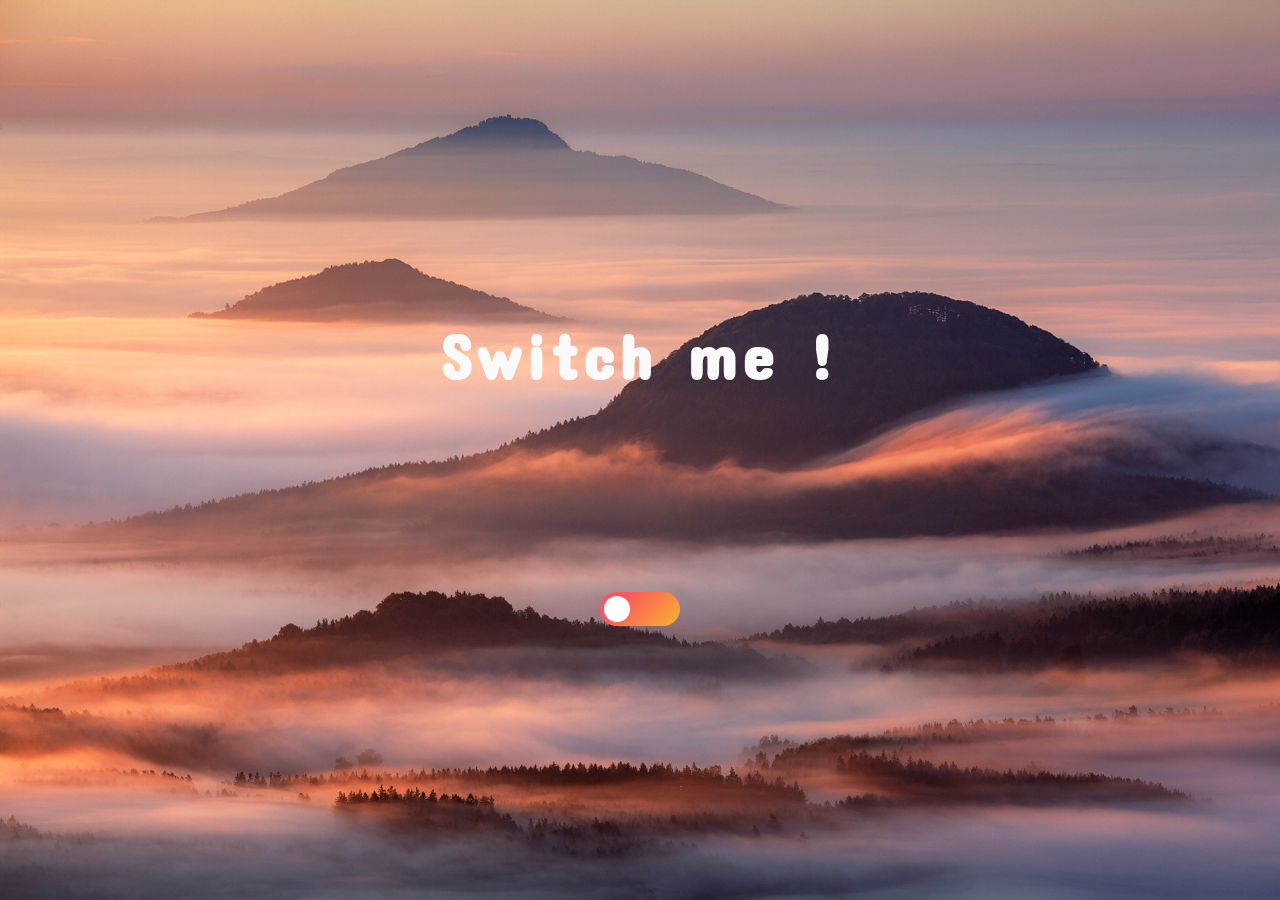
<file: index.html>
<!DOCTYPE html>
<html>
<head>
	<title>Dark Mode Switch</title>
	<meta charset="utf-8">
	<link rel="stylesheet" type="text/css" href="css/styles.css">
	<link rel="icon" type="img/png" href="img/icon.png">
	<script type="text/javascript">
		function Dark() {
			const elements = document.getElementsByClassName('container');
			const element = elements[0];
  		element.classList.toggle("dark-mode");
   		}
	</script>
</head>
<body>	
	<div class="container" id="div">
		<h1>Switch me !</h1>
		<label class="switch">
			<input type="checkbox" onclick="Dark()">
			<div class="slider"></div>
		</label>
	</div>
</body>
</html>
</file>
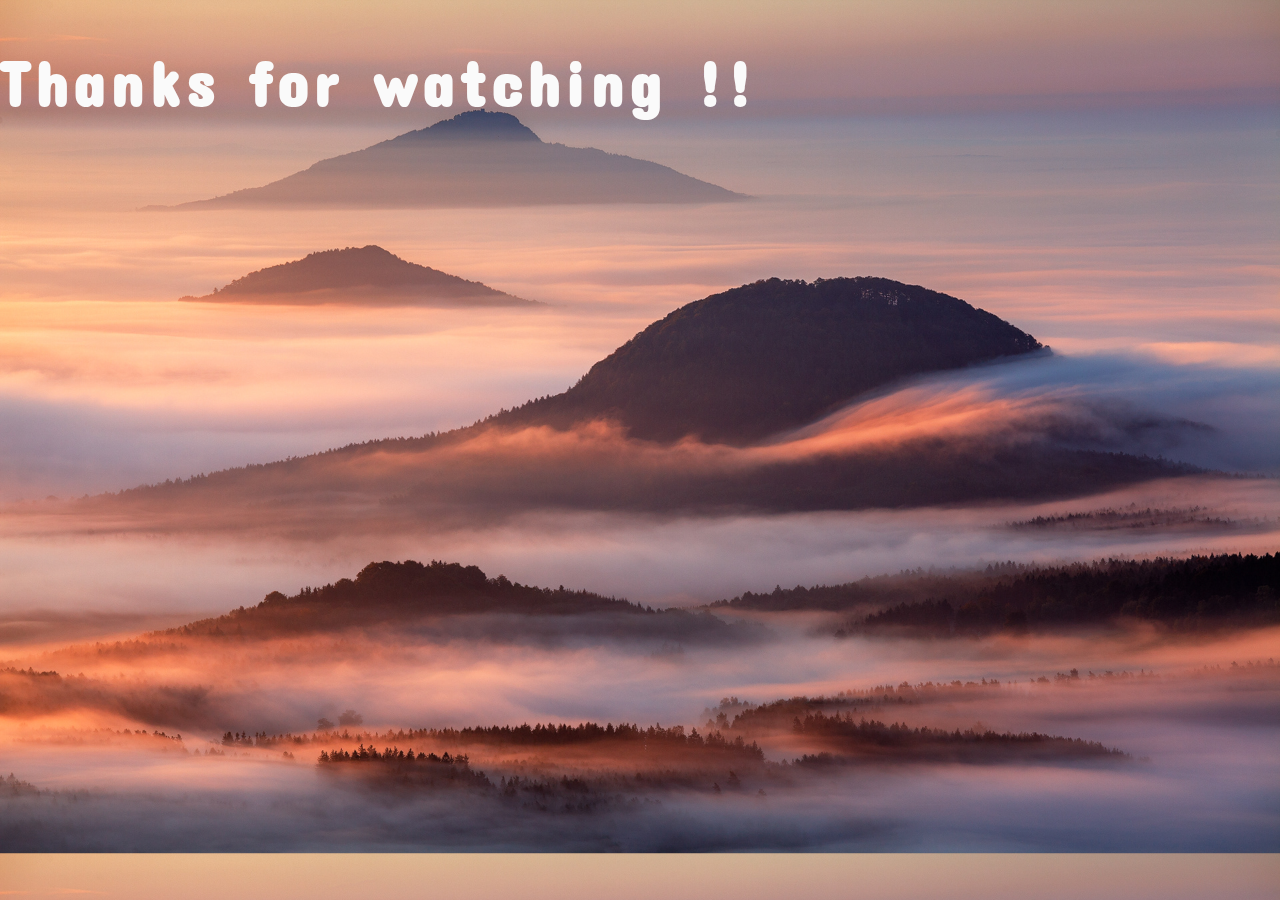
<file: thanks.html>
<!DOCTYPE html>
<html>
<head>
	<title>Thanks for visiting</title>
	<meta charset="utf-8">
	<link rel="stylesheet" type="text/css" href="css/styles.css">
	<link rel="icon" type="img/png" href="img/icon.png">
</head>
<body class="thanks">
	<h1>Thanks for watching !!</h1>
</body>
</html>
</file>
<file: css/styles.css>
@import url('https://fonts.googleapis.com/css2?family=Concert+One&display=swap');

body{
	margin: 0;
	background-image: url(../img/morning.jpg);
	background-size: cover;
	color: #FAFAFA;	
}
h1{
	margin-bottom: 200px;
	font-size: 64px;
	letter-spacing: 5px;
	font-family: 'Concert One', cursive;
}

/* The switch - the box around the slider */
.switch {
  position: relative;
  display: inline-block;
  width: 80px;
  height: 34px;
}

/* Hide default HTML checkbox */
.switch input {
  opacity: 0;
}
.container{
	display: flex;
	flex-direction: column;
	justify-content: center;
	align-items: center;
	height: 100vh;
}

.dark-mode{
	background-image: url(../img/night.jpg);
	background-size: cover;
}

/* Slider component */

.slider {
	position: absolute;
	cursor: pointer;
	top: 0;
	left: 0;
	right: 0;
	bottom: 0;
	background-color: #f7b42c;
	background-image: linear-gradient(315deg, #f7b42c 0%, #fc575e 74%);
	transition: ease-in-out .4s;
}
.slider:before {
 	position: absolute;
	content: "";
	height: 26px;
 	width: 26px;
 	left: 4px;
 	bottom: 4px;
	background-color: white;
	-webkit-transition: .4s;
	transition: .4s;
}
input:checked + .slider {
	background-image: linear-gradient(405deg, #6e45e2 0%, #88d3ce 100%);
}
input:checked + .slider:before{
	transform: translateX(46px);
}
/* Rounded sliders */
.slider {
 	border-radius: 34px;
}

.slider:before {
 	border-radius: 50%;
}
</file>
